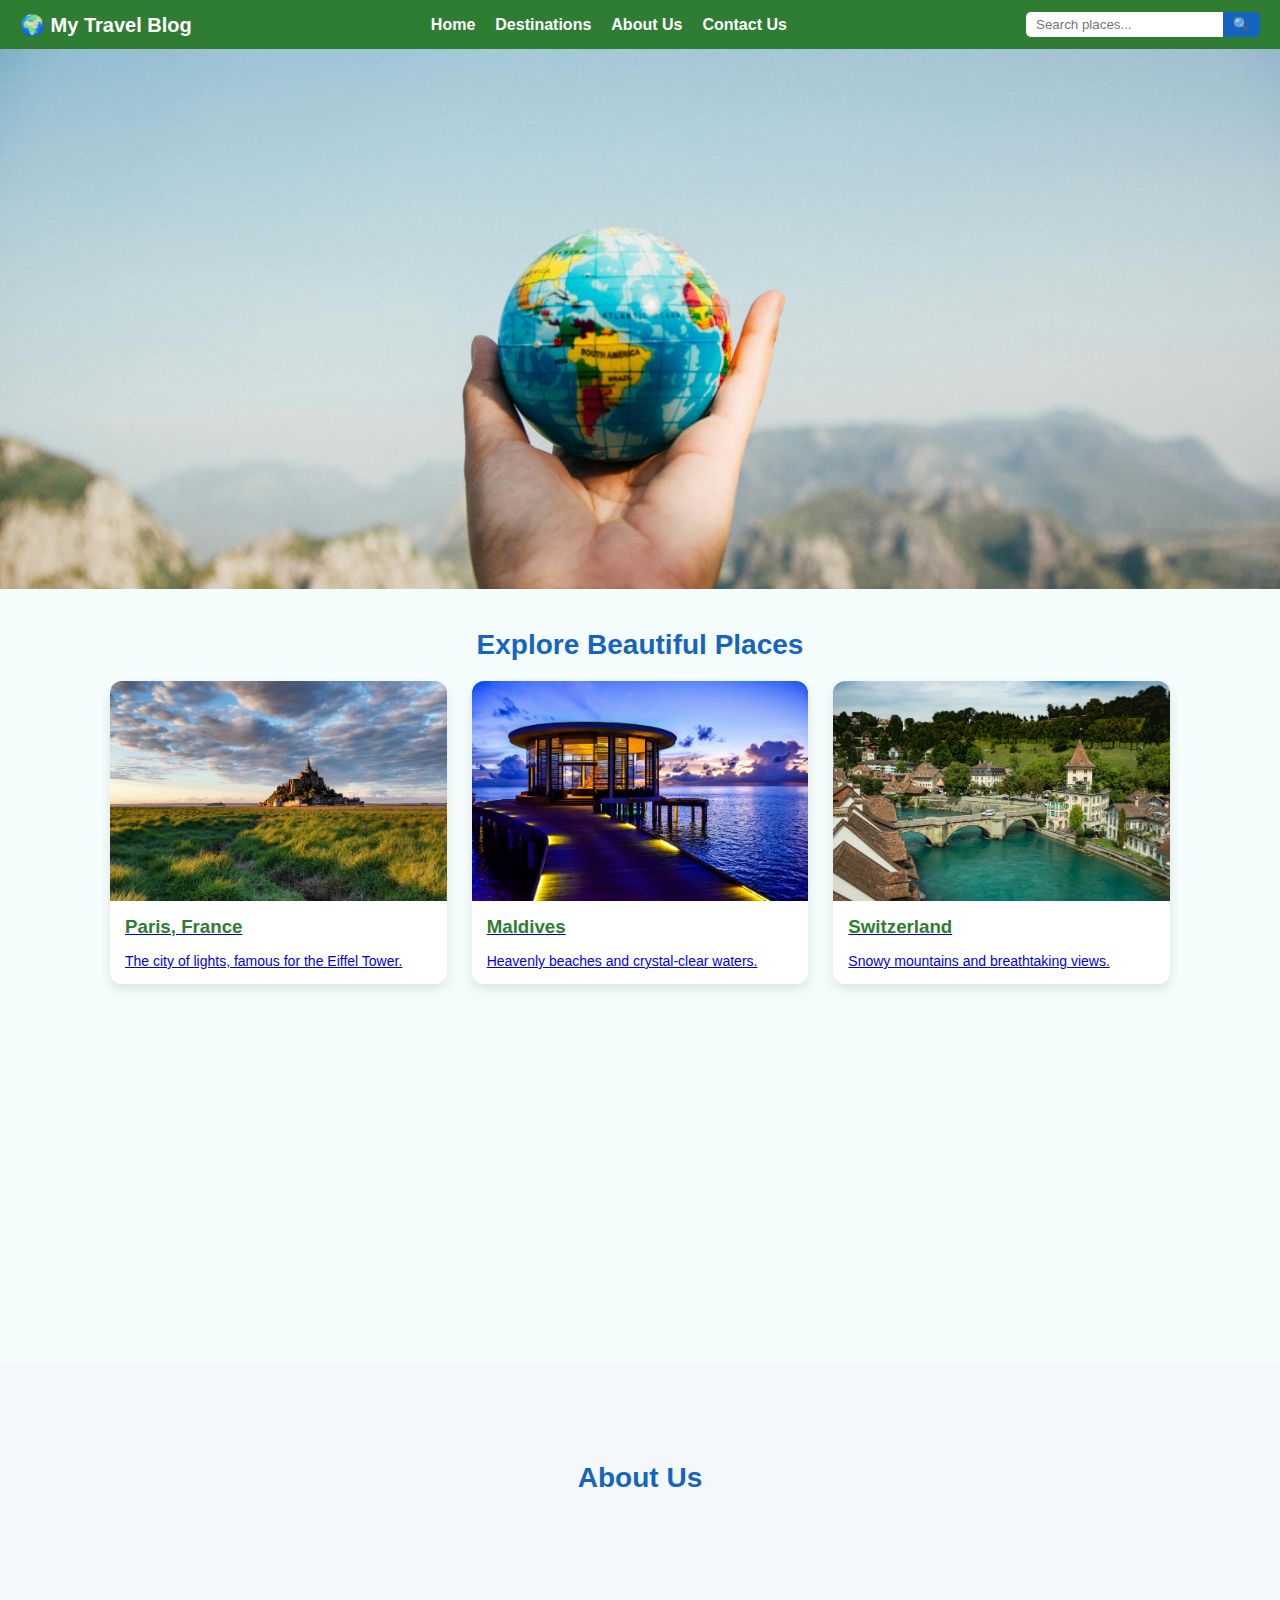
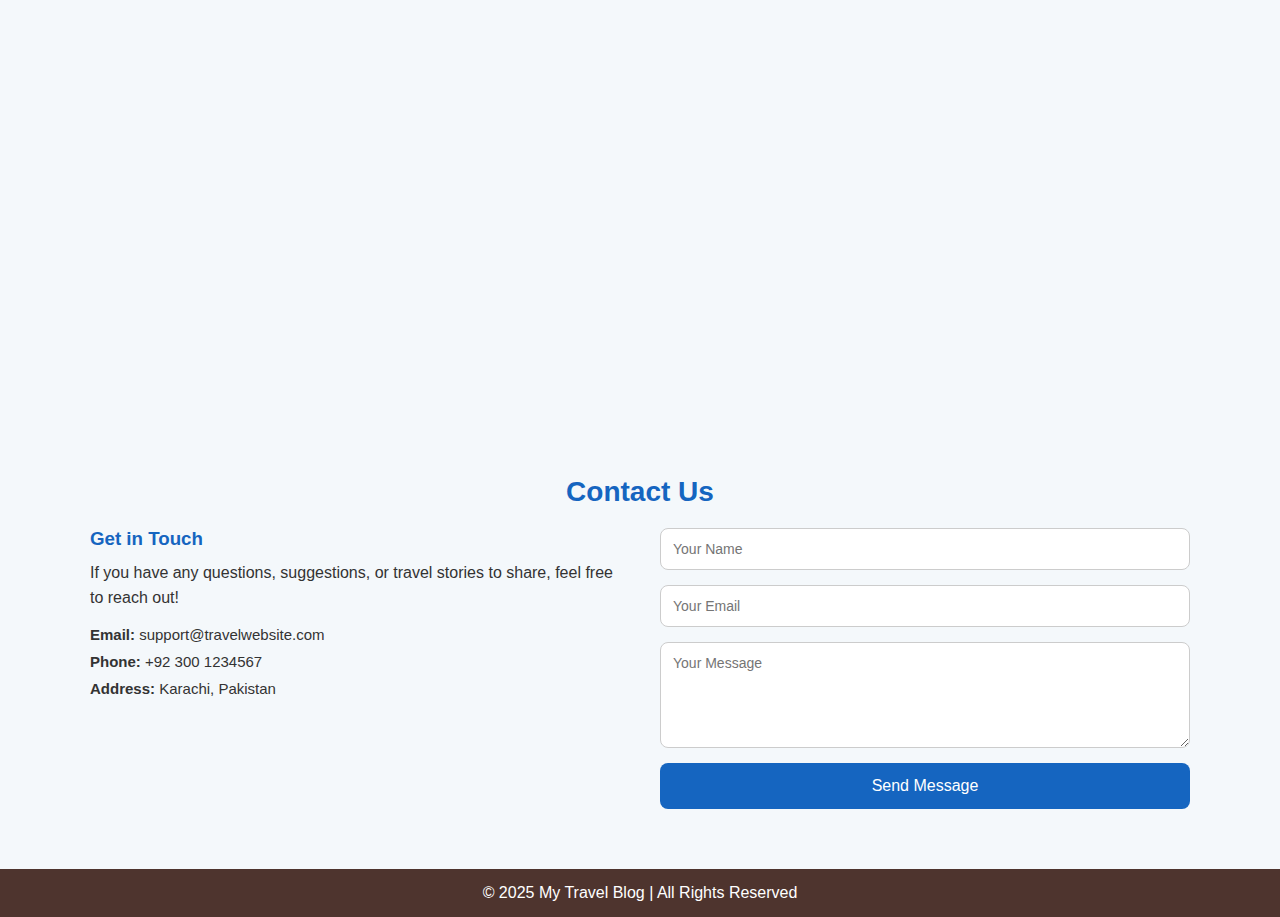
<file: index.html>
<!DOCTYPE html>
<html lang="en">

<head>
    <meta charset="UTF-8">
    <meta name="viewport" content="width=device-width, initial-scale=1.0">
    <title>Travel Blog</title>
    <link rel="stylesheet" href="style.css">
</head>

<body>

    <header>
        <nav>
            <div class="logo">🌍 My Travel Blog</div>
            <button class="hamburger" id="hamburger">
                ☰
            </button>
            <ul id="nav-links">
                <li><a href="index.html">Home</a></li>
                <li><a href="destination.html">Destinations</a></li>
                <li><a href="about.html">About Us</a></li>
                <li><a href="contact.html">Contact Us</a></li>
            </ul>
            <div class="search-bar">
                <input type="text" id="searchBar" placeholder="Search places...">
                <button>🔍</button>
            </div>
        </nav>
    </header>

    <section class="hero">
        <div class="slider">
            <div class="slide active" style="background-image: url('assests/images/travel\ 1.jpg');"></div>
            <div class="slide" style="background-image: url('assests/images/travel\ 2.jpg');"></div>
            <div class="slide" style="background-image: url('assests/images/travel\ 3.jpg');"></div>
        </div>
    </section>

    <main>
        <h2 class="section-title">Explore Beautiful Places</h2>
        <div class="places">
            <div class="place-card">
                <a href="paris.html">
                    <img src="assests/images/paris.jpg" alt="Paris">
                    <h3>Paris, France</h3>
                    <p>The city of lights, famous for the Eiffel Tower.</p>
                </a>
            </div>

            <div class="place-card">
                <a href="maldives.html">
                    <img src="assests/images/maldives.jpg" alt="Maldives">
                    <h3>Maldives</h3>
                    <p>Heavenly beaches and crystal-clear waters.</p>
                </a>
            </div>

            <div class="place-card">
                <a href="switzerland.html">
                    <img src="assests/images/switzerland.jpg" alt="Switzerland">
                    <h3>Switzerland</h3>
                    <p>Snowy mountains and breathtaking views.</p>
                </a>
            </div>

            <div class="place-card">
                <a href="japan.html">
                    <img src="assests/images/japan.jpg" alt="Japan">
                    <h3>Kyoto, Japan</h3>
                    <p>Traditional temples and cherry blossoms.</p>
                </a>
            </div>
        </div>

        <section id="about">
            <h2 class="section-title">About Us</h2>
            <div class="about-container">
                <div class="about-text">
                    <h3>Who We Are</h3>
                    <p>
                        We are a passionate team of travelers and storytellers, dedicated to helping
                        you explore the world’s most beautiful destinations. Our mission is to make
                        your journey simple, enjoyable, and unforgettable.
                    </p>
                    <h3>Our Mission</h3>
                    <p>
                        To inspire and guide people to travel, discover new cultures, and create
                        memories that last forever. Whether you’re planning a quick getaway or a
                        lifetime adventure, we’ve got you covered.
                    </p>
                </div>
                <div class="about-image">
                    <img src="assests/images/aboutus.jpg" alt="About Us">
                </div>
            </div>
        </section>

        <section id="contact">
            <h2 class="section-title">Contact Us</h2>
            <div class="contact-container">
                <div class="contact-info">
                    <h3>Get in Touch</h3>
                    <p>If you have any questions, suggestions, or travel stories to share, feel free to reach out!</p>
                    <ul>
                        <li><strong>Email:</strong> support@travelwebsite.com</li>
                        <li><strong>Phone:</strong> +92 300 1234567</li>
                        <li><strong>Address:</strong> Karachi, Pakistan</li>
                    </ul>
                </div>
                <div class="contact-form">
                    <form id="contactForm">
                        <input type="text" id="name" placeholder="Your Name" required>
                        <input type="email" id="email" placeholder="Your Email" required>
                        <textarea id="message" rows="5" placeholder="Your Message" required></textarea>
                        <button type="submit">Send Message</button>
                    </form>
                </div>
            </div>
        </section>


    </main>

    <footer>
        <p>&copy; 2025 My Travel Blog | All Rights Reserved</p>
    </footer>

    <script src="index.js"></script>

</body>

</html>
</file>
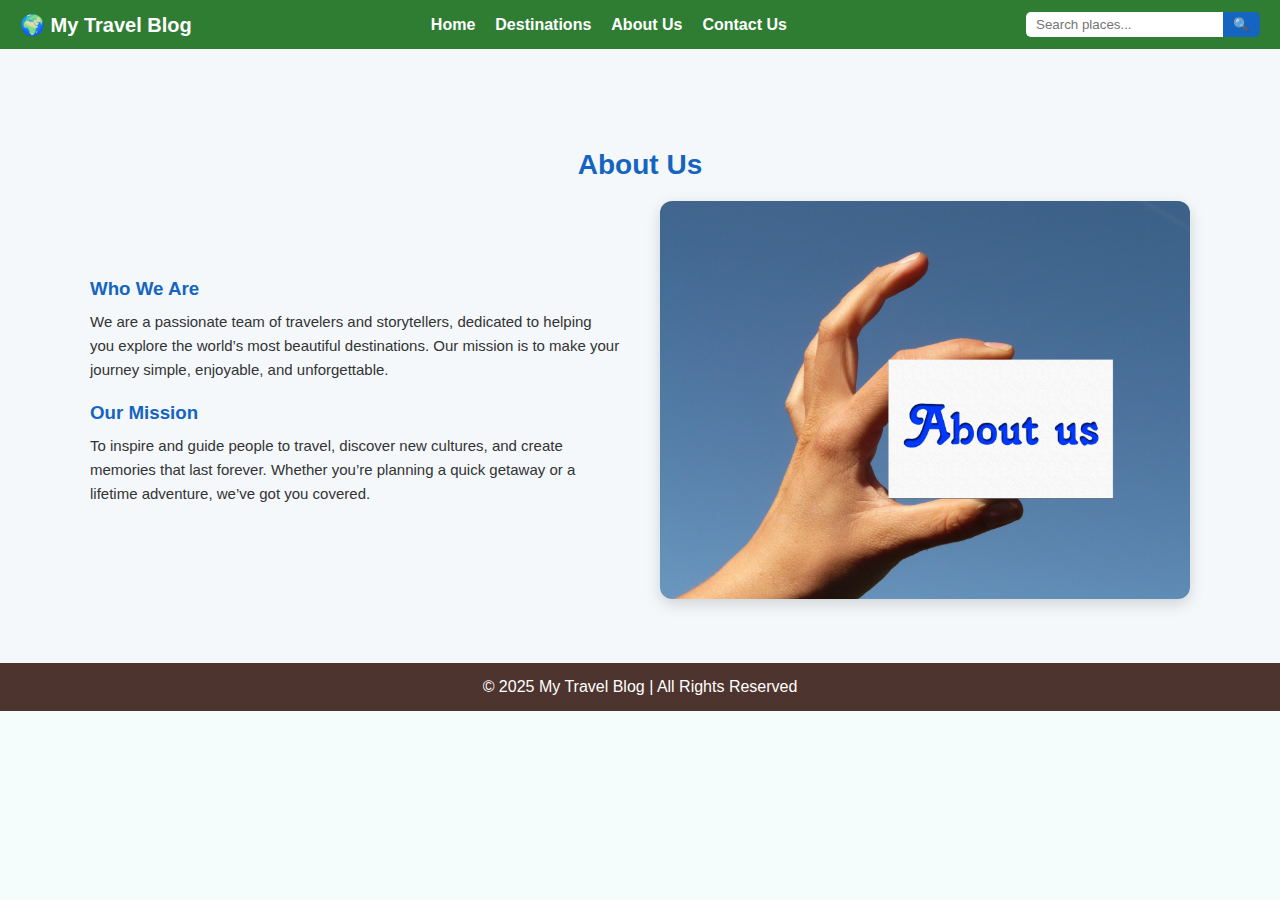
<file: about.html>
<!DOCTYPE html>
<html lang="en">

<head>
    <meta charset="UTF-8">
    <meta name="viewport" content="width=device-width, initial-scale=1.0">
    <title>About us</title>
    <link rel="stylesheet" href="style.css">
</head>

<body>
    <header>
        <nav>
            <div class="logo">🌍 My Travel Blog</div>
            <button class="hamburger" id="hamburger">
                ☰
            </button>
            <ul id="nav-links">
                <li><a href="index.html">Home</a></li>
                <li><a href="destination.html">Destinations</a></li>
                <li><a href="about.html">About Us</a></li>
                <li><a href="contact.html">Contact Us</a></li>
            </ul>
            <div class="search-bar">
                <input type="text" id="searchBar" placeholder="Search places...">
                <button>🔍</button>
            </div>
        </nav>
    </header>

    <main>
        <section id="about">
            <h2 class="section-title">About Us</h2>
            <div class="about-container">
                <div class="about-text">
                    <h3>Who We Are</h3>
                    <p>
                        We are a passionate team of travelers and storytellers, dedicated to helping
                        you explore the world’s most beautiful destinations. Our mission is to make
                        your journey simple, enjoyable, and unforgettable.
                    </p>
                    <h3>Our Mission</h3>
                    <p>
                        To inspire and guide people to travel, discover new cultures, and create
                        memories that last forever. Whether you’re planning a quick getaway or a
                        lifetime adventure, we’ve got you covered.
                    </p>
                </div>
                <div class="about-image">
                    <img src="assests/images/aboutus.jpg" alt="About Us">
                </div>
            </div>
        </section>

    </main>

    <footer>
        <p>&copy; 2025 My Travel Blog | All Rights Reserved</p>
    </footer>
    <script src="index.js"></script>

</body>

</html>
</file>
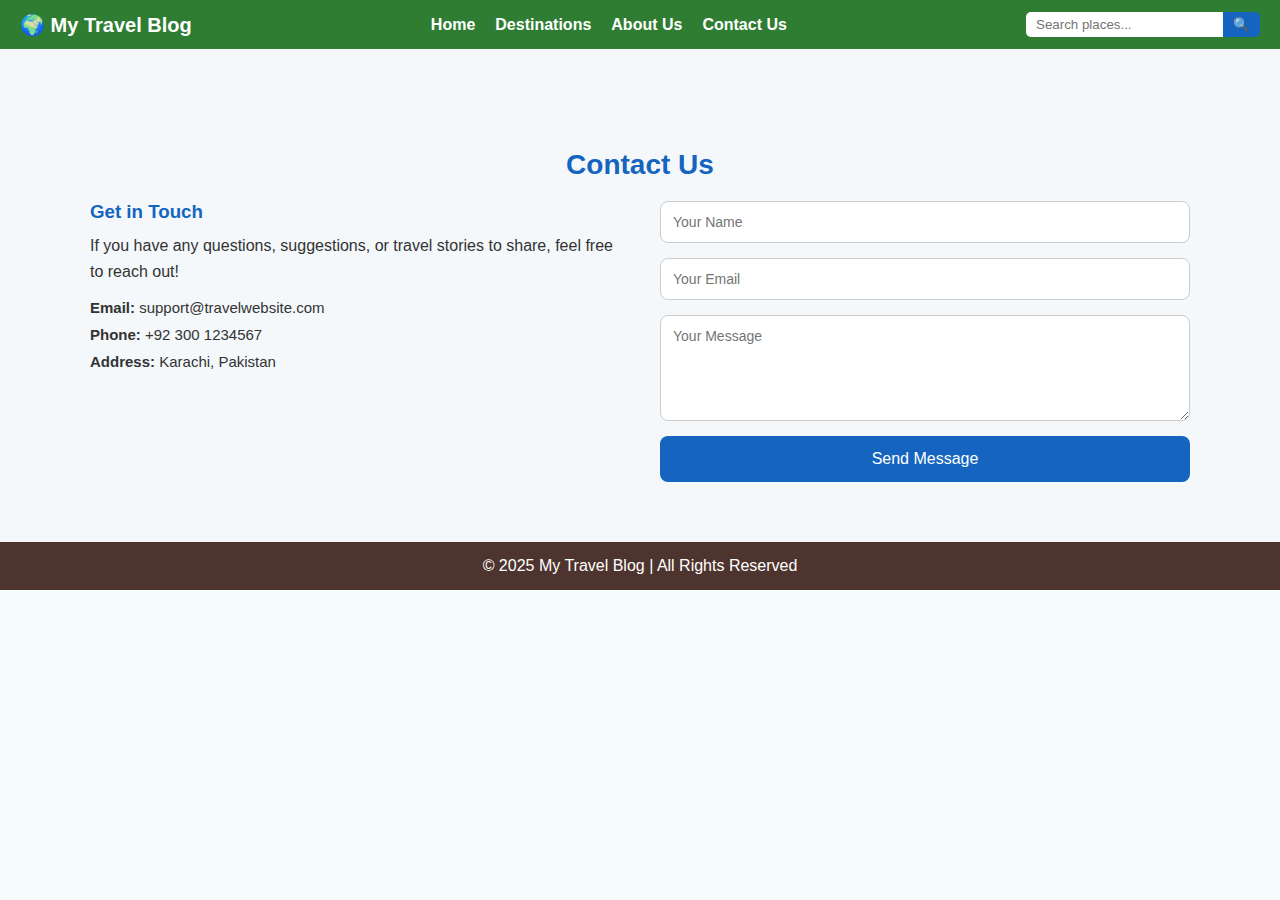
<file: contact.html>
<!DOCTYPE html>
<html lang="en">

<head>
    <meta charset="UTF-8">
    <meta name="viewport" content="width=device-width, initial-scale=1.0">
    <title>Contact Us</title>
    <link rel="stylesheet" href="style.css">
</head>

<body>
    <header>
        <nav>
            <div class="logo">🌍 My Travel Blog</div>
            <button class="hamburger" id="hamburger">
                ☰
            </button>
            <ul id="nav-links">
                <li><a href="index.html">Home</a></li>
                <li><a href="destination.html">Destinations</a></li>
                <li><a href="about.html">About Us</a></li>
                <li><a href="contact.html">Contact Us</a></li>
            </ul>
            <div class="search-bar">
                <input type="text" id="searchBar" placeholder="Search places...">
                <button>🔍</button>
            </div>
        </nav>
    </header>

    <main>
        <section id="contact">
            <h2 class="section-title">Contact Us</h2>
            <div class="contact-container">
                <div class="contact-info">
                    <h3>Get in Touch</h3>
                    <p>If you have any questions, suggestions, or travel stories to share, feel free to reach out!</p>
                    <ul>
                        <li><strong>Email:</strong> support@travelwebsite.com</li>
                        <li><strong>Phone:</strong> +92 300 1234567</li>
                        <li><strong>Address:</strong> Karachi, Pakistan</li>
                    </ul>
                </div>
                <div class="contact-form">
                    <form id="contactForm">
                        <input type="text" id="name" placeholder="Your Name" required>
                        <input type="email" id="email" placeholder="Your Email" required>
                        <textarea id="message" rows="5" placeholder="Your Message" required></textarea>
                        <button type="submit">Send Message</button>
                    </form>
                </div>
            </div>
        </section>

    </main>

    <footer>
        <p>&copy; 2025 My Travel Blog | All Rights Reserved</p>
    </footer>

    <script src="index.js"></script>

</body>

</html>
</file>
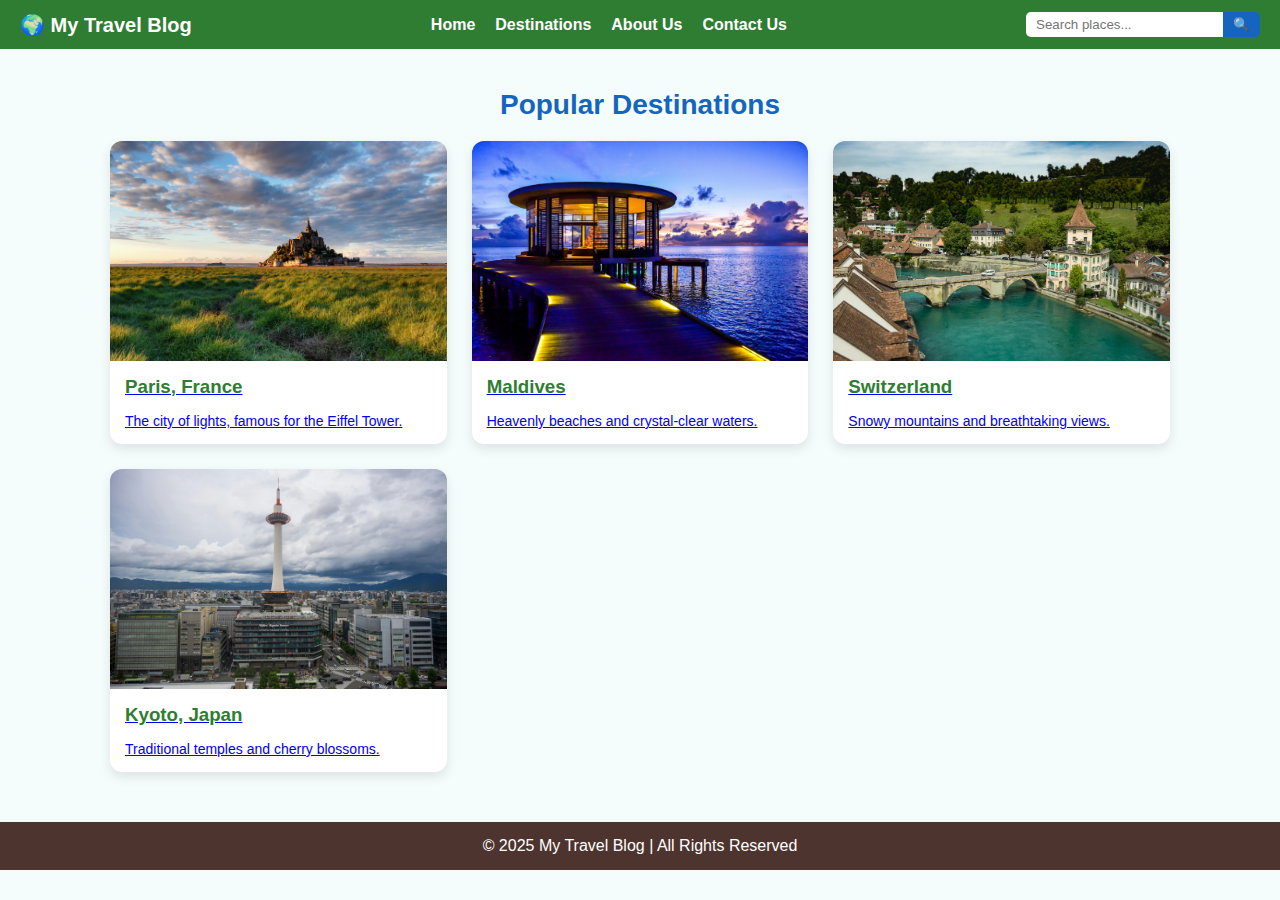
<file: destination.html>
<!DOCTYPE html>
<html lang="en">

<head>
    <meta charset="UTF-8">
    <meta name="viewport" content="width=device-width, initial-scale=1.0">
    <title>Destinations</title>
    <link rel="stylesheet" href="style.css">
</head>

<body>
    <header>
        <nav>
            <div class="logo">🌍 My Travel Blog</div>
            <button class="hamburger" id="hamburger">
                ☰
            </button>
            <ul id="nav-links">
                <li><a href="index.html">Home</a></li>
                <li><a href="destination.html">Destinations</a></li>
                <li><a href="about.html">About Us</a></li>
                <li><a href="contact.html">Contact Us</a></li>
            </ul>
            <div class="search-bar">
                <input type="text" id="searchBar" placeholder="Search places...">
                <button>🔍</button>
            </div>
        </nav>
    </header>

    <main>
        <h2 class="section-title">Popular Destinations</h2>
        <div class="places">
            <div class="place-card">
                <a href="paris.html">
                    <img src="assests/images/paris.jpg" alt="Paris">
                    <h3>Paris, France</h3>
                    <p>The city of lights, famous for the Eiffel Tower.</p>
                </a>
            </div>

            <div class="place-card">
                <a href="maldives.html">
                    <img src="assests/images/maldives.jpg" alt="Maldives">
                    <h3>Maldives</h3>
                    <p>Heavenly beaches and crystal-clear waters.</p>
                </a>
            </div>

            <div class="place-card">
                <a href="switzerland.html">
                    <img src="assests/images/switzerland.jpg" alt="Switzerland">
                    <h3>Switzerland</h3>
                    <p>Snowy mountains and breathtaking views.</p>
                </a>
            </div>

            <div class="place-card">
                <a href="japan.html">
                    <img src="assests/images/japan.jpg" alt="Japan">
                    <h3>Kyoto, Japan</h3>
                    <p>Traditional temples and cherry blossoms.</p>
                </a>
            </div>
        </div>
    </main>

    <footer>
        <p>&copy; 2025 My Travel Blog | All Rights Reserved</p>
    </footer>

    <script src="index.js"></script>

</body>

</html>
</file>
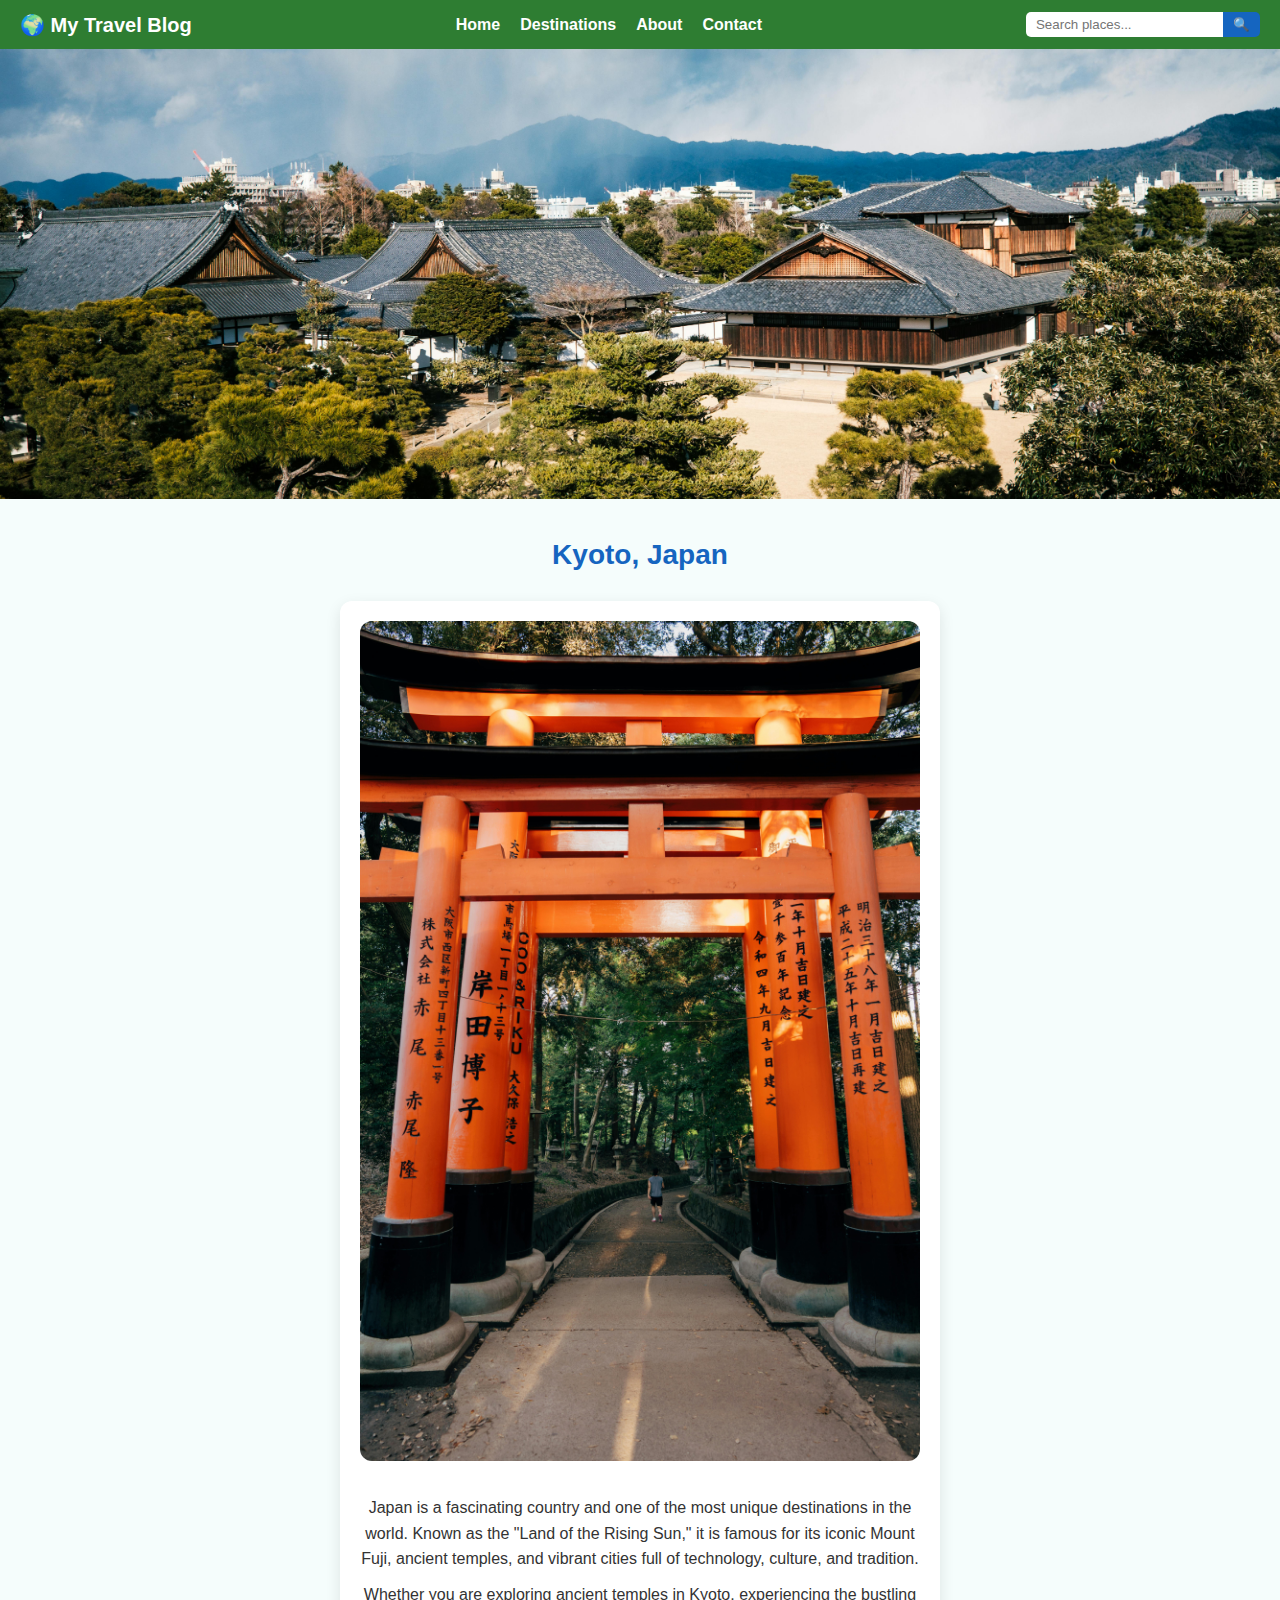
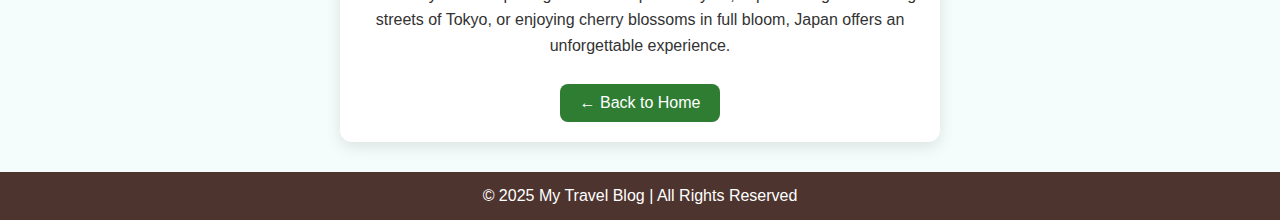
<file: japan.html>
<!DOCTYPE html>
<html lang="en">
<head>
  <meta charset="UTF-8">
  <meta name="viewport" content="width=device-width, initial-scale=1.0">
  <title>Kyoto, Japan</title>
  <link rel="stylesheet" href="style.css">
</head>
<body>

  <header>
    <nav>
      <div class="logo">🌍 My Travel Blog</div>
      <ul>
        <li><a href="index.html">Home</a></li>
        <li><a href="destination.html">Destinations</a></li>
        <li><a href="about.html">About</a></li>
        <li><a href="contact.html">Contact</a></li>
      </ul>
      <div class="search-bar">
        <input type="text" placeholder="Search places...">
        <button>🔍</button>
      </div>
    </nav>
  </header>

  <section class="hero" style="height:50vh;">
    <div class="slide active" style="background-image: url('assests/images/japan\ 1.jpg');"></div>
    <div class="slide" style="background-image: url('assests/images/japan\ 2.jpg');"></div>
    <div class="slide" style="background-image: url('assests/images/japan\ 3.jpg');"></div>
  </section>

  <main>
    <h2 class="section-title">Kyoto, Japan</h2>
    <div class="place-details">
      <img src="assests/images/japan 4.jpg" alt="Japan">
      <p>
        Japan is a fascinating country and one of the most unique destinations in the world. Known as the "Land of the Rising Sun," it is famous for its iconic Mount Fuji, ancient temples, and vibrant cities full of technology, culture, and tradition.
      </p>
      <p>
        Whether you are exploring ancient temples in Kyoto, experiencing the bustling streets of Tokyo, or enjoying cherry blossoms in full bloom, Japan offers an unforgettable experience.
      </p>
      <a href="index.html" class="back-btn">← Back to Home</a>
    </div>
  </main>

  <footer>
    <p>&copy; 2025 My Travel Blog | All Rights Reserved</p>
  </footer>

  <script src="index.js"></script>


</body>
</html>
</file>
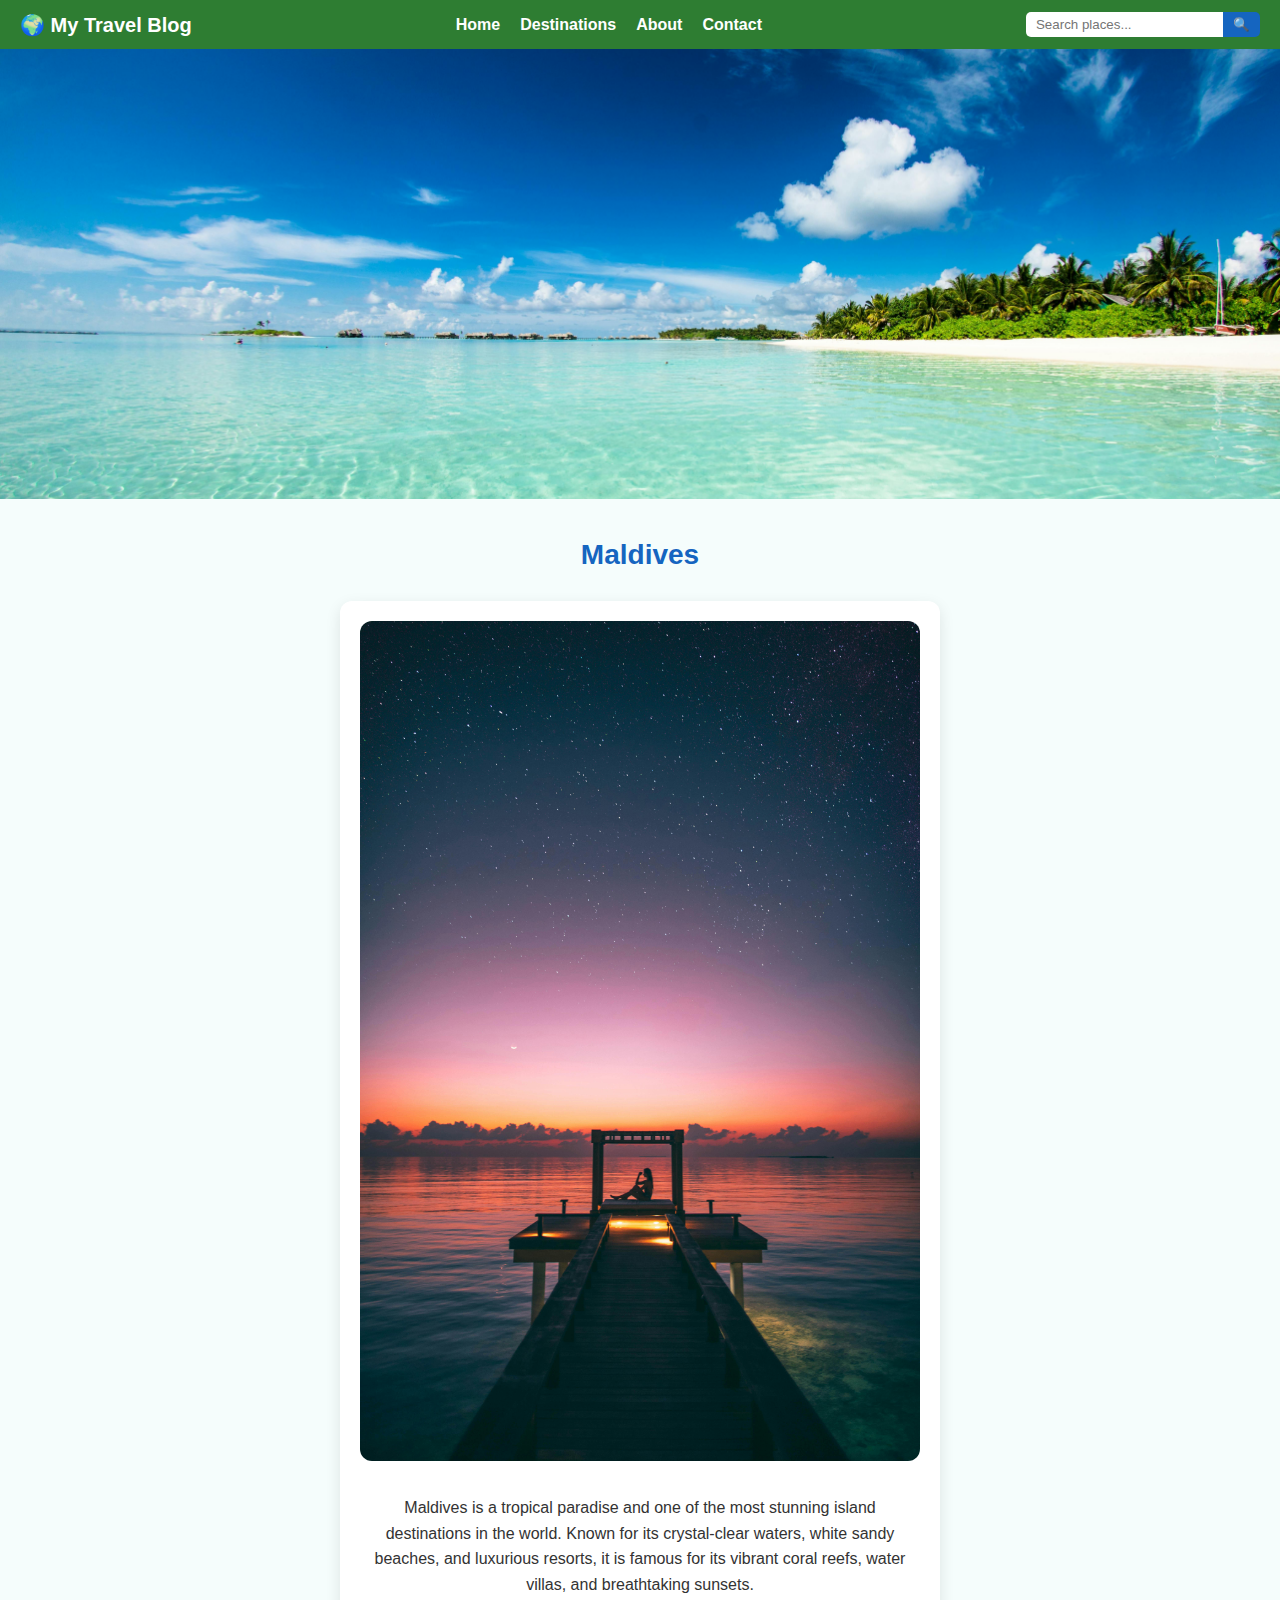
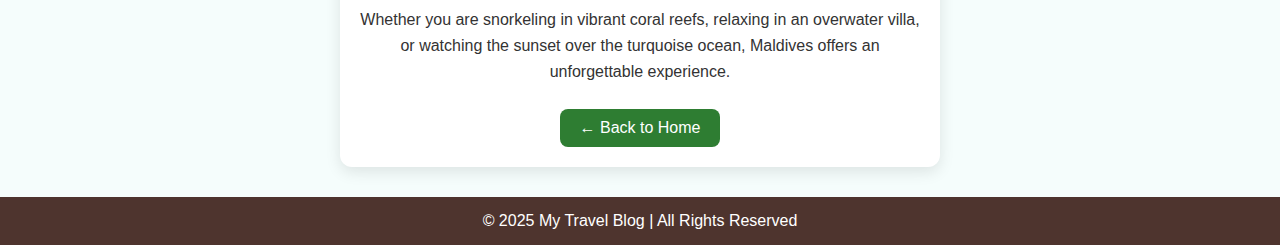
<file: maldives.html>
<!DOCTYPE html>
<html lang="en">
<head>
  <meta charset="UTF-8">
  <meta name="viewport" content="width=device-width, initial-scale=1.0">
  <title>Maldives</title>
  <link rel="stylesheet" href="style.css">
</head>
<body>

  <header>
    <nav>
      <div class="logo">🌍 My Travel Blog</div>
      <ul>
        <li><a href="index.html">Home</a></li>
        <li><a href="destination.html">Destinations</a></li>
        <li><a href="about.html">About</a></li>
        <li><a href="contact.html">Contact</a></li>
      </ul>
      <div class="search-bar">
        <input type="text" placeholder="Search places...">
        <button>🔍</button>
      </div>
    </nav>
  </header>

  <section class="hero" style="height:50vh;">
    <div class="slide active" style="background-image: url('assests/images/maldives\ 1.jpg');"></div>
    <div class="slide" style="background-image: url('assests/images/maldives\ 2.jpg');"></div>
    <div class="slide" style="background-image: url('assests/images/maldives\ 3.jpg');"></div>
  </section>

  <main>
    <h2 class="section-title">Maldives</h2>
    <div class="place-details">
      <img src="assests/images/maldives 4.jpg" alt="Maldives">
      <p>
        Maldives is a tropical paradise and one of the most stunning island destinations in the world. Known for its crystal-clear waters, white sandy beaches, and luxurious resorts, it is famous for its vibrant coral reefs, water villas, and breathtaking sunsets.
      </p>
      <p>
        Whether you are snorkeling in vibrant coral reefs, relaxing in an overwater villa, or watching the sunset over the turquoise ocean, Maldives offers an unforgettable experience.
      </p>
      <a href="index.html" class="back-btn">← Back to Home</a>
    </div>
  </main>

  <footer>
    <p>&copy; 2025 My Travel Blog | All Rights Reserved</p>
  </footer>

  <script src="index.js"></script>


</body>
</html>
</file>
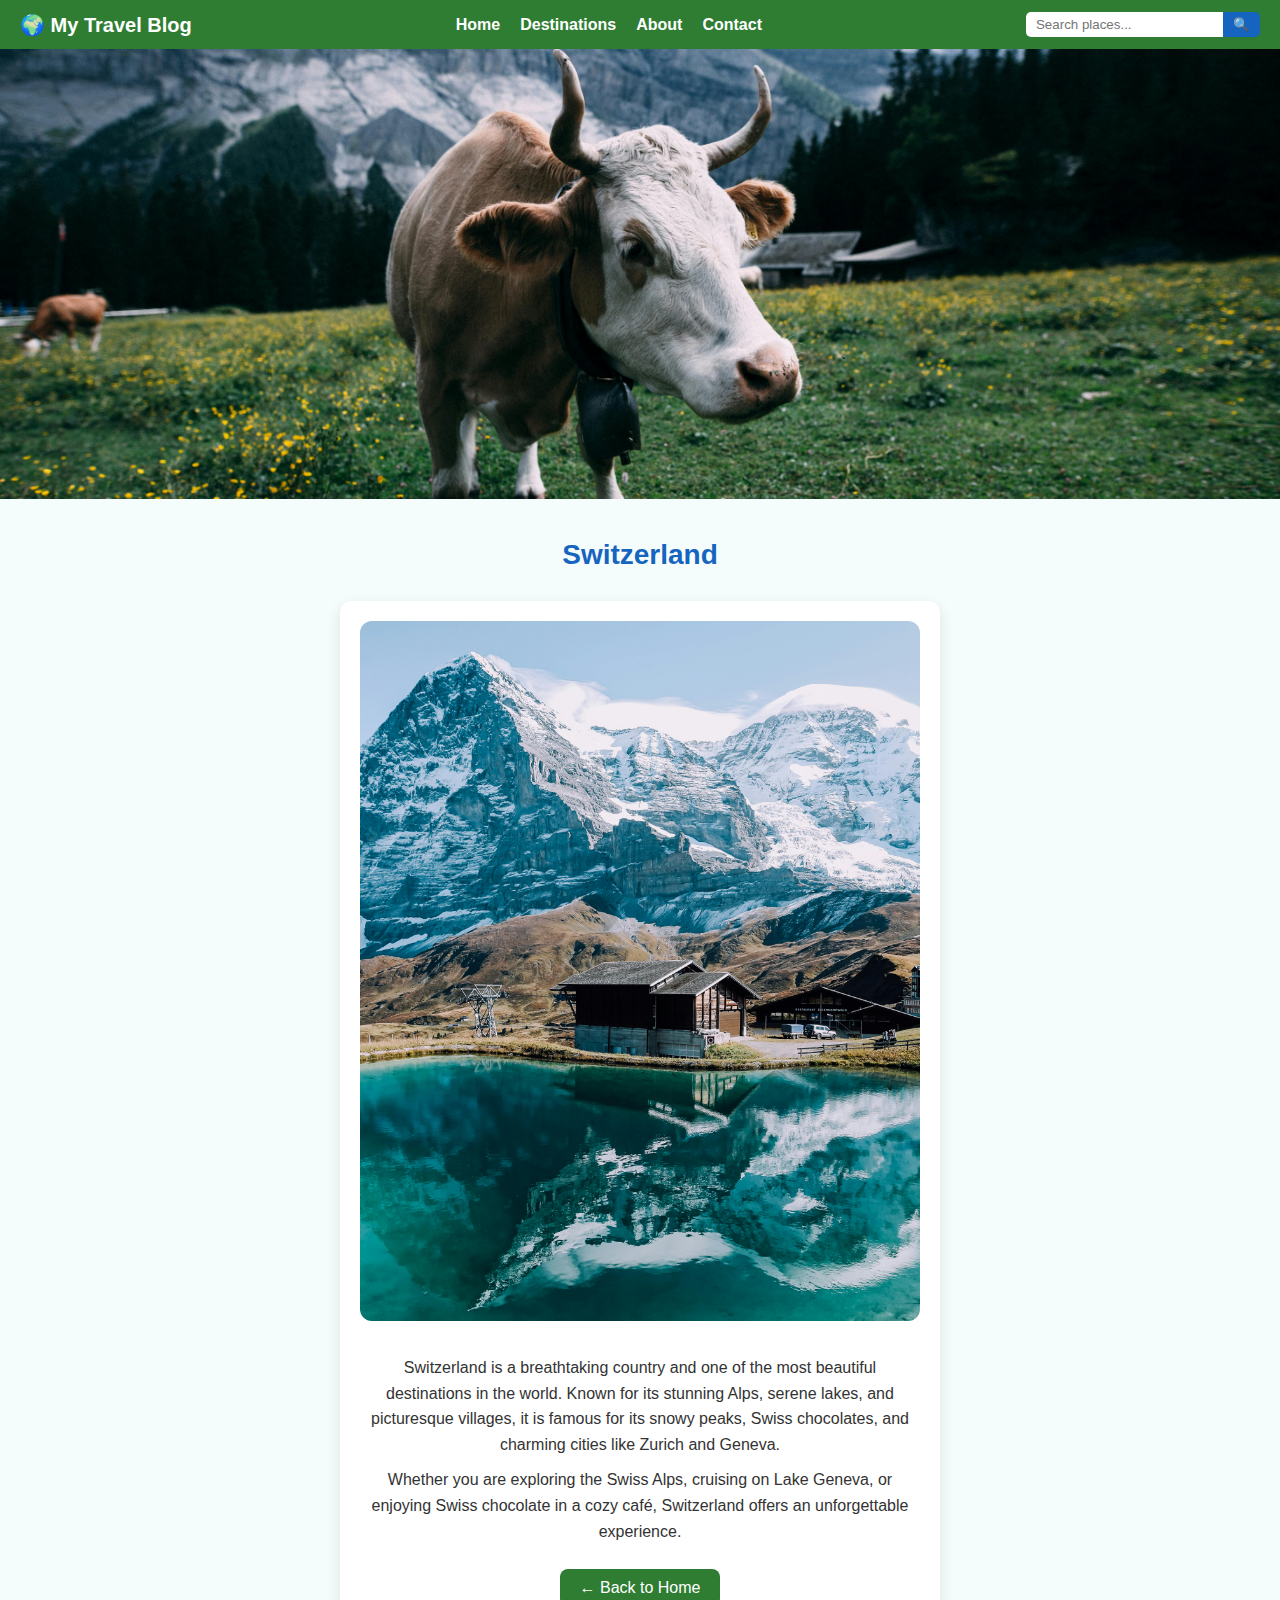
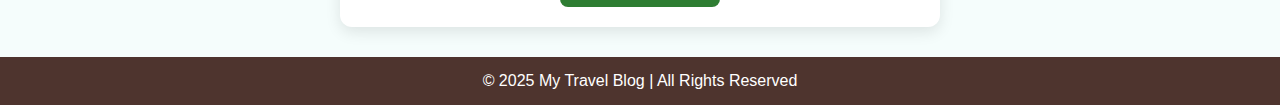
<file: switzerland.html>
<!DOCTYPE html>
<html lang="en">
<head>
  <meta charset="UTF-8">
  <meta name="viewport" content="width=device-width, initial-scale=1.0">
  <title>Switzerland</title>
  <link rel="stylesheet" href="style.css">
</head>
<body>

  <header>
    <nav>
      <div class="logo">🌍 My Travel Blog</div>
      <ul>
        <li><a href="index.html">Home</a></li>
        <li><a href="destination.html">Destinations</a></li>
        <li><a href="about.html">About</a></li>
        <li><a href="contact.html">Contact</a></li>
      </ul>
      <div class="search-bar">
        <input type="text" placeholder="Search places...">
        <button>🔍</button>
      </div>
    </nav>
  </header>

  <section class="hero" style="height:50vh;">
    <div class="slide active" style="background-image: url('assests/images/switzerland\ 1.jpg');"></div>
    <div class="slide" style="background-image: url('assests/images/switzerland\ 2.jpg');"></div>
    <div class="slide" style="background-image: url('assests/images/switzerland\ 3.jpg');"></div>
  </section>

  <main>
    <h2 class="section-title">Switzerland</h2>
    <div class="place-details">
      <img src="assests/images/switzerland 4.jpg" alt="Switzerland">
      <p>
        Switzerland is a breathtaking country and one of the most beautiful destinations in the world. Known for its stunning Alps, serene lakes, and picturesque villages, it is famous for its snowy peaks, Swiss chocolates, and charming cities like Zurich and Geneva.
      </p>
      <p>
        Whether you are exploring the Swiss Alps, cruising on Lake Geneva, or enjoying Swiss chocolate in a cozy café, Switzerland offers an unforgettable experience.
      </p>
      <a href="index.html" class="back-btn">← Back to Home</a>
    </div>
  </main>

  <footer>
    <p>&copy; 2025 My Travel Blog | All Rights Reserved</p>
  </footer>

  <script src="index.js"></script>


</body>
</html>
</file>
<file: style.css>
* {
    margin: 0;
    padding: 0;
    box-sizing: border-box;
    font-family: "Segoe UI", Tahoma, sans-serif;
}

body {
    background: #f5fdfc;
    color: #333;
}

nav {
    background: #2e7d32;
    display: flex;
    justify-content: space-between;
    align-items: center;
    padding: 12px 20px;
    flex-wrap: wrap;
}

nav .logo {
    color: #fff;
    font-weight: bold;
    font-size: 20px;
}

nav ul {
    list-style: none;
    display: flex;
    gap: 20px;
}

nav ul li a {
    text-decoration: none;
    color: #fff;
    font-weight: bold;
    transition: color 0.3s;
}

nav ul li a:hover {
    color: #ffcc80;
}

.search-bar {
    display: flex;
    align-items: center;
}

.search-bar input {
    padding: 5px 10px;
    border-radius: 5px 0 0 5px;
    border: none;
    outline: none;
}

.search-bar button {
    padding: 5px 10px;
    border: none;
    background: #1565c0;
    color: #fff;
    border-radius: 0 5px 5px 0;
    cursor: pointer;
    transition: background 0.3s;
}

.search-bar button:hover {
    background: #0d47a1;
}

.hero {
    width: 100%;
    height: 60vh;
    overflow: hidden;
    position: relative;
}

.slider {
    width: 100%;
    height: 100%;
    position: relative;
}

.slide {
    width: 100%;
    height: 100%;
    background-size: cover;
    background-position: center;
    position: absolute;
    opacity: 0;
    transition: opacity 1s ease-in-out;
}

.slide.active {
    opacity: 1;
}

.section-title {
    text-align: center;
    font-size: 28px;
    color: #1565c0;
    margin: 40px 0 20px;
}

.places {
  display: grid;
  grid-template-columns: repeat(auto-fit, minmax(250px, 1fr));
  gap: 25px;
  padding: 0 20px 50px;
  justify-items: center;      
  max-width: 1100px;          
  margin: 0 auto;             
}

.place-card {
  width: 100%;
  max-width: 380px;           
  background: #fff;
  border-radius: 12px;
  box-shadow: 0 5px 12px rgba(0,0,0,0.1);
  overflow: hidden;
  transform: translateY(40px);
  opacity: 0;
  transition: all 0.6s ease;
  display: block;
}

.place-card.show {
    transform: translateY(0);
    opacity: 1;
}

.place-card.hidden {
  display: none !important;
}


.place-card img {
  width: 100%;
  height: 220px;              
  object-fit: cover;          
  display: block;
  transition: transform 0.4s;
}

.place-card:hover img {
    transform: scale(1.1);
}

.place-card h3 {
    color: #2e7d32;
    margin: 15px;
}

.place-card p {
    margin: 0 15px 15px;
    font-size: 14px;
}

footer {
    background: #4e342e;
    color: #fff;
    text-align: center;
    padding: 15px 0;
}

.hamburger {
  display: none;
  font-size: 28px;
  background: none;
  border: none;
  cursor: pointer;
  color: #333;
}

@media (max-width: 768px) {
  nav {
    position: relative;
  }

  .hamburger {
    display: block;        
  }

  nav ul {
    display: none;         
    flex-direction: column;
    gap: 15px;
    background: white;
    position: absolute;
    top: 50px;
    right: 20px;
    padding: 15px;
    border-radius: 8px;
    box-shadow: 0 4px 12px rgba(0,0,0,0.15);
    z-index: 999;
  }

  nav ul.show {
    display: flex;         
  }

    .search-bar {
        margin-top: 10px;
        width: 100%;
    }

    .search-bar input {
        flex: 1;
    }
}

.place-details {
    max-width: 600px;
    margin: 30px auto;
    padding: 20px;
    background: #fff;
    border-radius: 12px;
    box-shadow: 0 5px 15px rgba(0, 0, 0, 0.1);
    text-align: center;
    animation: fadeIn 1s ease-in;
}

.place-details img {
    width: 100%;
    border-radius: 12px;
    margin-bottom: 20px;
}

.place-details p {
    font-size: 16px;
    line-height: 1.6;
    margin: 10px 0;
}

.back-btn {
    display: inline-block;
    margin-top: 15px;
    padding: 10px 20px;
    background: #2e7d32;
    color: #fff;
    text-decoration: none;
    border-radius: 8px;
    transition: background 0.3s;
}

.back-btn:hover {
    background: #1565c0;
}

@keyframes fadeIn {
    from {
        opacity: 0;
        transform: translateY(20px);
    }

    to {
        opacity: 1;
        transform: translateY(0);
    }
}

@media (max-width: 768px) {
  nav {
    flex-wrap: wrap;
  }

  #hamburger {
    display: block;
    font-size: 26px;
    background: none;
    border: none;
    color: #fff;
    cursor: pointer;
  }

  #nav-links {
    display: none;              
    flex-direction: column;     
    gap: 15px;
    margin-top: 10px;
    width: 100%;
    background: #2e7d32;      
    padding: 15px 0;
    text-align: center;
  }

  #nav-links li {
    list-style: none;
  }

  #nav-links a {
    color: #fff;
    text-decoration: none;
    font-size: 18px;
    font-weight: bold;
    transition: color 0.3s;
  }

  #nav-links a:hover {
    color: #ffcc80;
  }

  #nav-links.show {
    display: flex;
  }
}

@media (min-width: 769px) {
  #hamburger {
    display: none; 
  }

  #nav-links {
    display: flex;
    background: none;
    gap: 20px;
  }
}

#about {
  padding: 60px 20px;
  background: #f4f8fb;
  margin-top: 0;
}

.about-container {
  display: grid;
  grid-template-columns: 1fr 1fr;
  align-items: center;
  gap: 40px;
  max-width: 1100px;
  margin: auto;
}

.about-text h3 {
  color: #1565c0;
  margin-bottom: 10px;
}

.about-text p {
  font-size: 15px;
  line-height: 1.6;
  margin-bottom: 20px;
}

.about-image img {
  width: 100%;
  border-radius: 12px;
  box-shadow: 0 5px 15px rgba(0,0,0,0.15);
}

/* Responsive */
@media (max-width: 768px) {
  .about-container {
    grid-template-columns: 1fr;
    text-align: center;
  }
  .about-image {
    order: -1;
  }
}

.about-container {
  opacity: 0;
  transform: translateY(50px);
  transition: all 0.6s ease;
}

.about-container.show {
  opacity: 1;
  transform: translateY(0);
}

#contact {
  padding: 60px 20px;
  background: #f4f8fb;
}

.contact-container {
  display: grid;
  grid-template-columns: 1fr 1fr;
  gap: 40px;
  max-width: 1100px;
  margin: auto;
  align-items: start;
}

.contact-info h3 {
  color: #1565c0;
  margin-bottom: 10px;
}

.contact-info p {
  margin-bottom: 15px;
  line-height: 1.6;
}

.contact-info ul {
  list-style: none;
  padding: 0;
}

.contact-info li {
  margin-bottom: 10px;
  font-size: 15px;
}

.contact-form form {
  display: flex;
  flex-direction: column;
  gap: 15px;
}

.contact-form input,
.contact-form textarea {
  padding: 12px;
  border: 1px solid #ccc;
  border-radius: 8px;
  font-size: 14px;
  width: 100%;
}

.contact-form button {
  background: #1565c0;
  color: #fff;
  border: none;
  padding: 14px;
  border-radius: 8px;
  cursor: pointer;
  font-size: 16px;
  transition: background 0.3s;
}

.contact-form button:hover {
  background: #0d47a1;
}

/* Responsive */
@media (max-width: 768px) {
  .contact-container {
    grid-template-columns: 1fr;
    text-align: center;
  }
}
</file>
